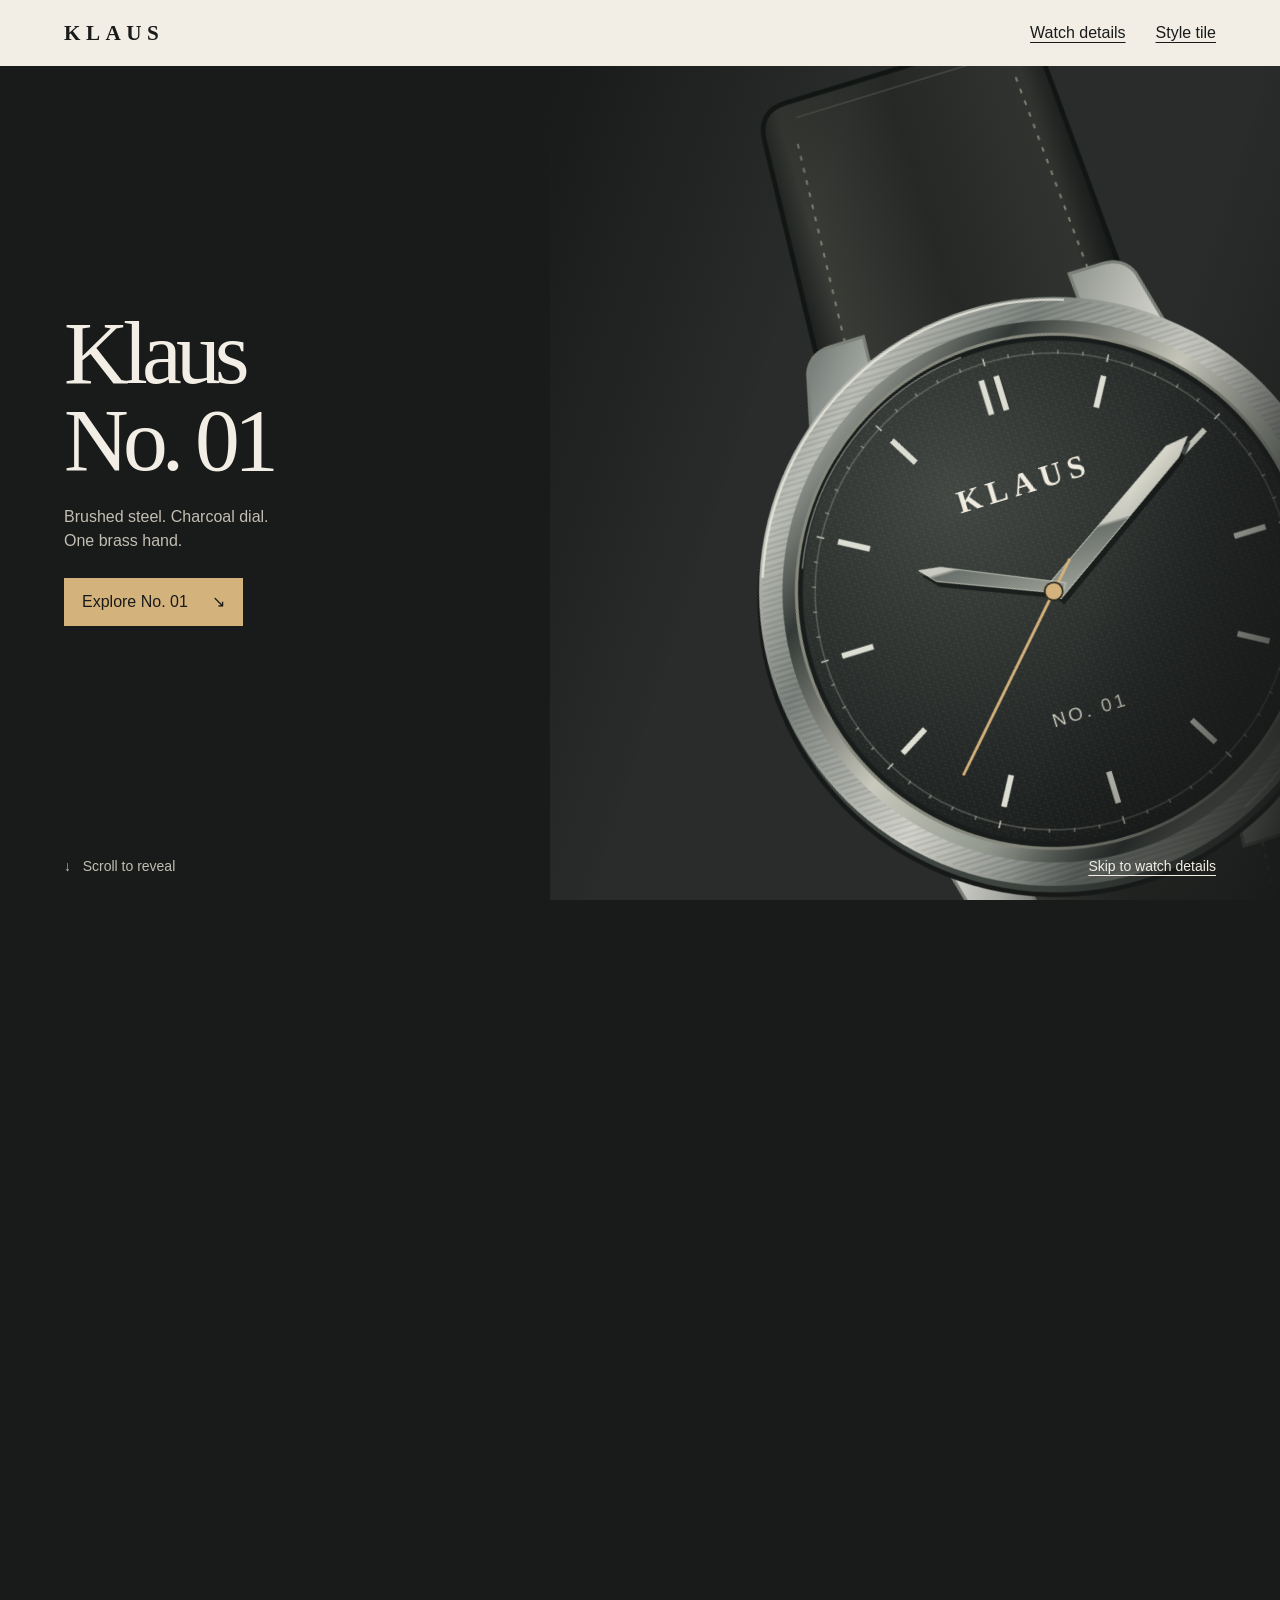
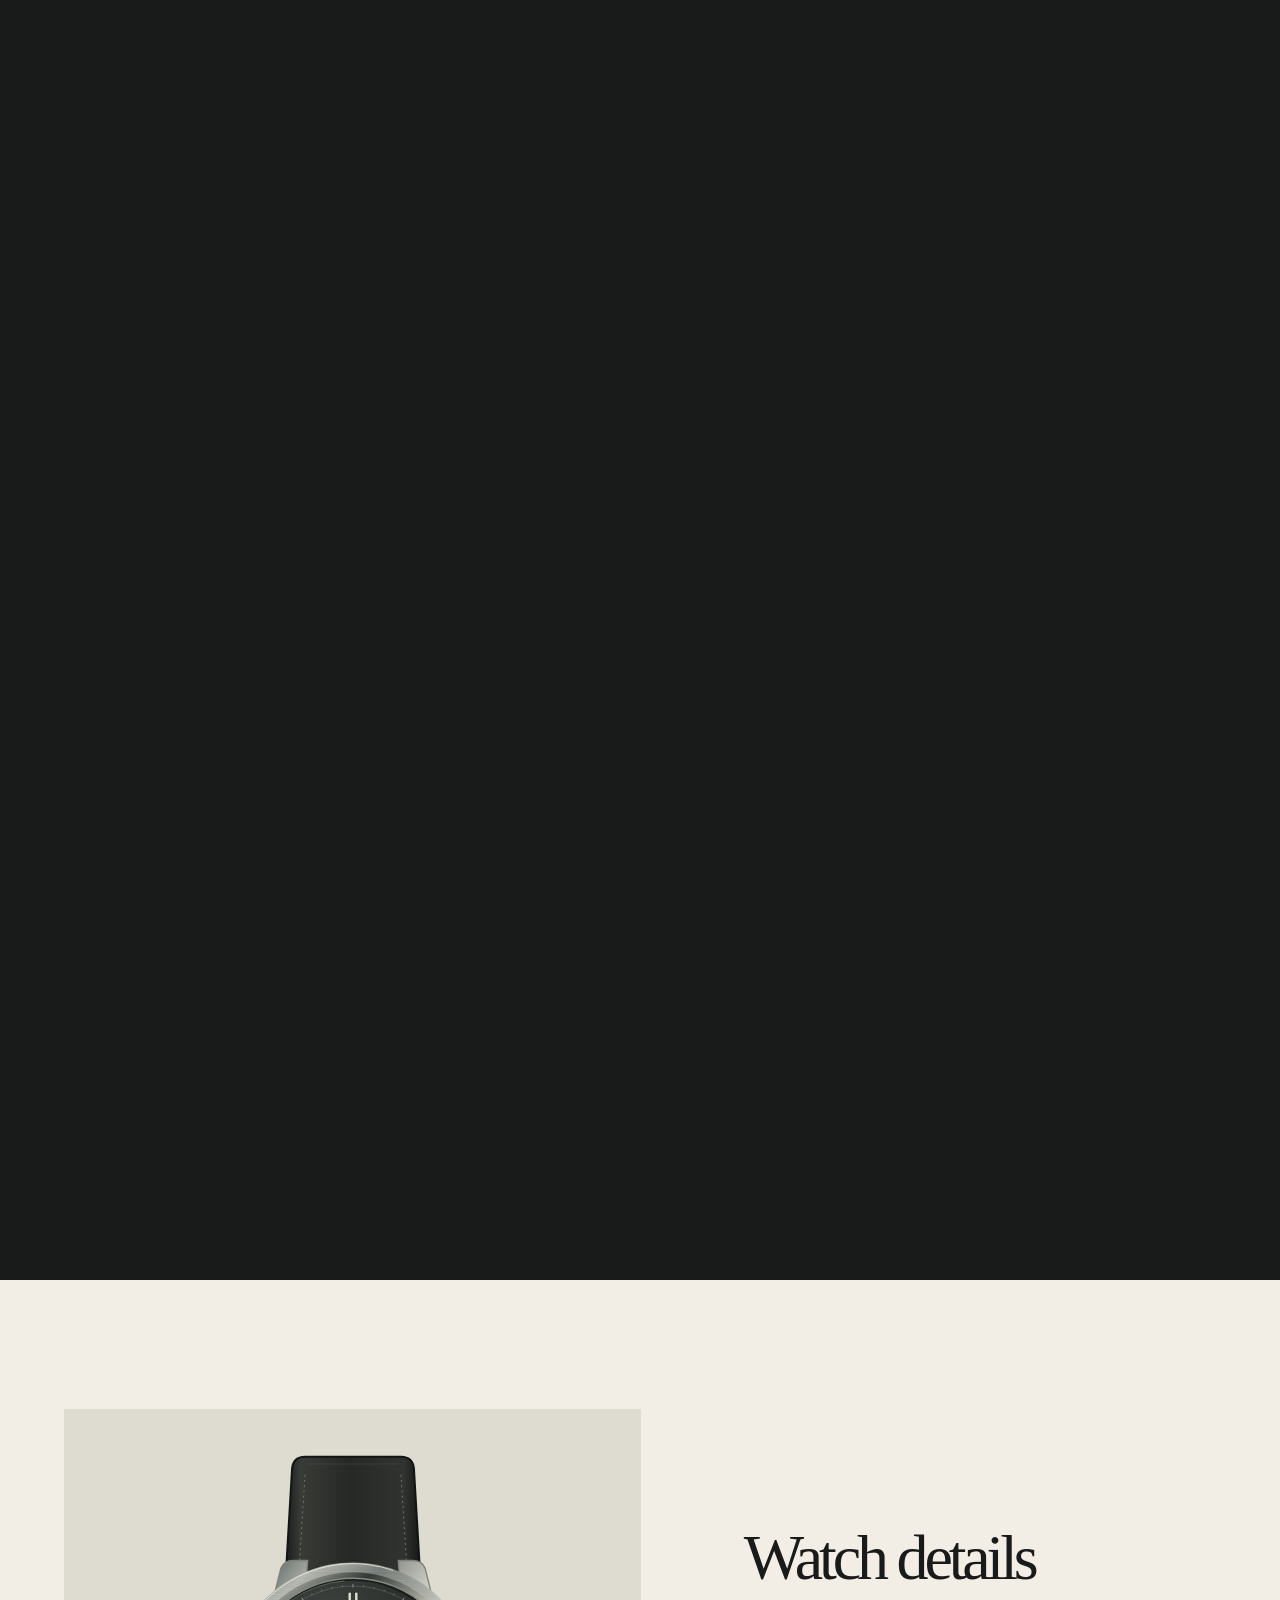
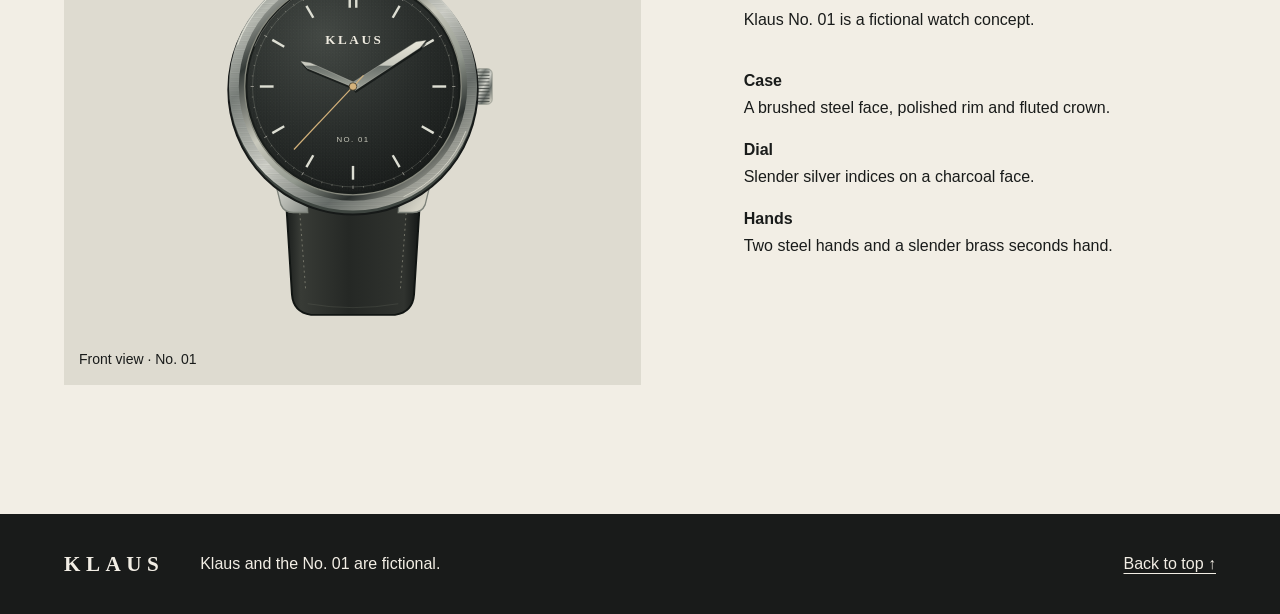
<file: index.html>
<!doctype html>
<html lang="en">
<head>
  <meta charset="utf-8">
  <meta name="viewport" content="width=device-width, initial-scale=1, viewport-fit=cover">
  <meta name="description" content="Klaus No. 01, a fictional watch concept in charcoal and brushed steel.">
  <title>Klaus No. 01 — Watch concept</title>
  <link rel="stylesheet" href="style.css">
  <script src="scene.js" defer></script>
</head>
<body>
  <header class="header">
    <a class="wordmark" href="#top" aria-label="Klaus, back to top">KLAUS</a>
    <button class="menu" type="button" aria-expanded="false" aria-controls="navigation" hidden>Menu <span aria-hidden="true"></span></button>
    <nav id="navigation" aria-label="Main navigation"><a href="#details">Watch details</a><a href="style-tile.html">Style tile</a></nav>
  </header>
  <main id="top" tabindex="-1">
    <section class="story" aria-labelledby="title">
      <div class="stage" data-beat="opening">
        <div class="plate" aria-hidden="true">
          <div class="camera"><img src="assets/klaus-no-01.svg" alt="" width="640" height="800" fetchpriority="high"></div>
          <div class="shade"></div>
        </div>
        <div class="copy opening">
          <h1 id="title">Klaus No.&nbsp;01</h1>
          <p>Brushed steel. Charcoal dial.<br>One brass hand.</p>
          <a class="action" href="#details">Explore No. 01 <span aria-hidden="true">↘</span></a>
        </div>
        <div class="copy reveal" hidden>
          <h2>The No. 01<br>in detail</h2>
          <a class="action" href="#details">View the details <span aria-hidden="true">↘</span></a>
        </div>
        <div class="scene-footer">
          <span class="scroll-cue" aria-hidden="true">↓ &nbsp; Scroll to reveal</span>
          <a href="#details">Skip to watch details</a>
        </div>
      </div>
    </section>
    <section class="details" id="details" aria-labelledby="details-title" tabindex="-1">
      <figure>
        <img src="assets/klaus-no-01.svg" alt="Klaus No. 01 with a circular charcoal dial, brushed steel case, fluted crown and dark strap" width="640" height="800">
        <figcaption>Front view · No. 01</figcaption>
      </figure>
      <div>
        <h2 id="details-title">Watch details</h2>
        <p>Klaus No. 01 is a fictional watch concept.</p>
        <dl>
          <div><dt>Case</dt><dd>A brushed steel face, polished rim and fluted crown.</dd></div>
          <div><dt>Dial</dt><dd>Slender silver indices on a charcoal face.</dd></div>
          <div><dt>Hands</dt><dd>Two steel hands and a slender brass seconds hand.</dd></div>
        </dl>
      </div>
    </section>
  </main>
  <footer class="footer">
    <a class="wordmark" href="#top">KLAUS</a>
    <p>Klaus and the No. 01 are fictional.</p>
    <a href="#top">Back to top ↑</a>
  </footer>
</body>
</html>
</file>
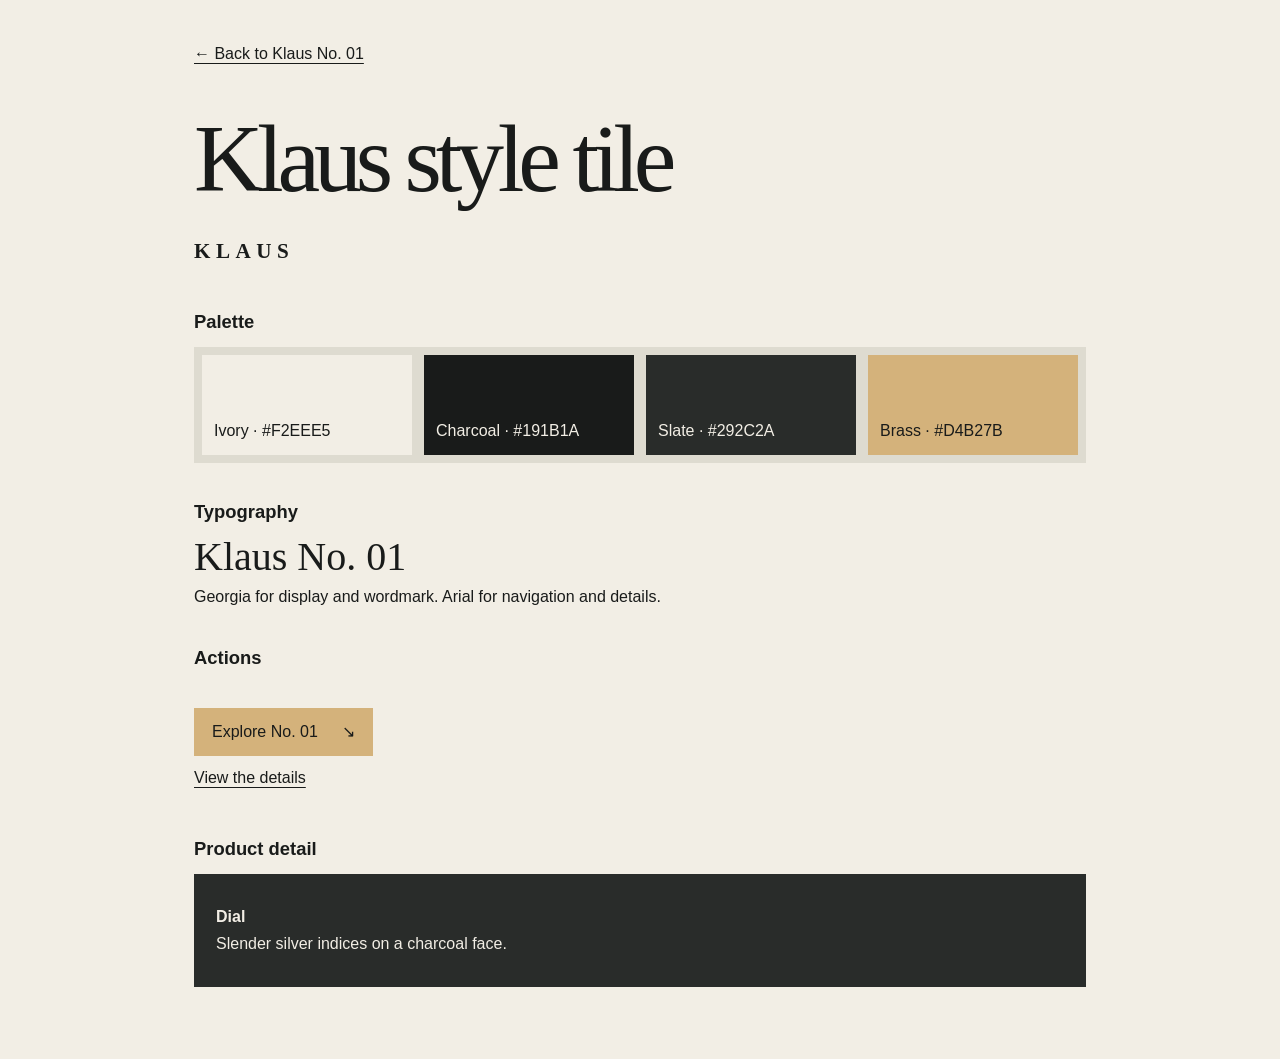
<file: style-tile.html>
<!doctype html>
<html lang="en">
<head>
  <meta charset="utf-8">
  <meta name="viewport" content="width=device-width, initial-scale=1">
  <title>Klaus — Style tile</title>
  <link rel="stylesheet" href="style.css">
  <style>
    .tile { max-width: 1020px; margin: auto; padding: 32px var(--gutter) 72px; }
    .tile h1 { margin: 36px 0 24px; font-size: clamp(3rem, 8vw, 6rem); }
    .tile h2 { font: bold 1.15rem var(--sans); letter-spacing: normal; margin: 38px 0 14px; }
    .swatches { display: grid; grid-template-columns: repeat(auto-fit, minmax(120px, 1fr)); gap: 12px; }
    .swatch { display: grid; align-content: end; min-height: 100px; padding: 12px; background: var(--paint); color: var(--text, var(--charcoal)); }
    .swatches { background: #dedbd0; padding: 8px; }
    .sample-title { font: 2.5rem/1 var(--serif); margin-bottom: 8px; }
    .sample { padding: 22px; background: var(--panel); color: var(--ivory); }
    .sample dl { margin: 0; }
    .action-secondary, .tile nav a { display: inline-flex; min-height: 44px; align-items: center; }
  </style>
</head>
<body>
  <main class="tile">
    <nav aria-label="Demo"><a href="index.html">← Back to Klaus No. 01</a></nav>
    <h1>Klaus style tile</h1>
    <span class="wordmark">KLAUS</span>
    <h2>Palette</h2>
    <div class="swatches">
      <div class="swatch" style="--paint:var(--ivory)">Ivory · #F2EEE5</div>
      <div class="swatch" style="--paint:var(--charcoal);--text:var(--ivory)">Charcoal · #191B1A</div>
      <div class="swatch" style="--paint:var(--panel);--text:var(--ivory)">Slate · #292C2A</div>
      <div class="swatch" style="--paint:var(--brass)">Brass · #D4B27B</div>
    </div>
    <h2>Typography</h2>
    <p class="sample-title">Klaus No. 01</p>
    <p>Georgia for display and wordmark. Arial for navigation and details.</p>
    <h2>Actions</h2>
    <a class="action" href="index.html#details">Explore No. 01 <span aria-hidden="true">↘</span></a>
    <p><a class="action-secondary" href="index.html#details">View the details</a></p>
    <h2>Product detail</h2>
    <div class="sample"><dl><div><dt>Dial</dt><dd>Slender silver indices on a charcoal face.</dd></div></dl></div>
  </main>
</body>
</html>
</file>
<file: style.css>
:root {
  color-scheme: light;
  --ivory: #f2eee5;
  --charcoal: #191b1a;
  --panel: #292c2a;
  --brass: #d4b27b;
  --muted-light: #c2beb3;
  --serif: Georgia, "Times New Roman", serif;
  --sans: Arial, sans-serif;
  --gutter: clamp(20px, 5vw, 82px);
  --header: calc(66px + env(safe-area-inset-top));
}
* { box-sizing: border-box; }
[hidden] { display: none !important; }
body { margin: 0; background: var(--ivory); color: var(--charcoal); font: 16px/1.5 var(--sans); }
a { color: inherit; text-underline-offset: .25em; }
a:focus-visible, button:focus-visible { outline: 2px solid currentColor; outline-offset: 4px; }
h1, h2 { margin: 0; font: 400 clamp(3.2rem, 7vw, 7.5rem)/.97 var(--serif); letter-spacing: -.065em; }
p { margin: 0; }
img { display: block; max-width: 100%; height: auto; }
.header, .footer { padding-inline: max(var(--gutter), env(safe-area-inset-left)) max(var(--gutter), env(safe-area-inset-right)); }
.header {
  position: fixed; inset: 0 0 auto; z-index: 4; height: var(--header);
  padding-top: env(safe-area-inset-top); display: flex; align-items: center;
  justify-content: space-between; background: var(--ivory);
}
.wordmark { display: inline-flex; align-items: center; min-height: 44px; font: 700 1.32rem var(--serif); letter-spacing: .26em; text-decoration: none; }
.header nav { display: flex; gap: 30px; }
.header nav a, .footer a, .scene-footer a { display: inline-flex; align-items: center; min-height: 44px; }
.menu { min-width: 44px; min-height: 44px; background: none; color: inherit; border: 0; font: inherit; padding: 0 4px 0 12px; cursor: pointer; }
.menu span { display: inline-block; width: 14px; height: 8px; margin-left: 5px; border-block: 1px solid; vertical-align: .12em; }
.menu[aria-expanded="true"] span { height: 0; border-bottom: 0; }
main { padding-top: var(--header); }
#top, #details { scroll-margin-top: calc(var(--header) + 14px); }
.story { color: var(--ivory); background: var(--charcoal); }
.stage {
  position: relative; min-height: max(490px, calc(100svh - var(--header))); display: grid;
  grid-template-columns: 45% 55%; align-items: center;
  padding: 52px var(--gutter) 82px; isolation: isolate;
}
.motion .story { min-height: calc(var(--travel) + max(490px, 100svh - var(--header))); }
.motion .stage { position: sticky; top: var(--header); }
.plate { position: absolute; inset: 0 0 0 43%; overflow: hidden; z-index: -1; background: var(--panel); }
.camera { position: absolute; inset: 0; display: grid; place-items: center; }
.camera img { width: min(90%, 66svh); max-height: 94%; object-fit: contain; }
.shade { position: absolute; inset: 0; background: linear-gradient(108deg, #191b1a 1%, transparent 31%, transparent 72%, #191b1a 100%); pointer-events: none; } /* taste-skill-ignore: neutral scrim over the watch artwork */
.motion .camera, .motion .shade { will-change: transform, opacity; }
.copy { grid-column: 1; position: relative; }
.copy h1 { max-width: 7ch; }
.copy p { margin-top: 22px; color: var(--muted-light); }
.action { display: inline-flex; gap: 24px; align-items: center; justify-content: space-between; padding: 12px 18px; min-height: 46px; margin-top: 25px; background: var(--brass); color: var(--charcoal); text-decoration: none; transition: transform 140ms cubic-bezier(.23,1,.32,1); }
.story .action:focus-visible { outline-color: var(--ivory); }
.action:hover { text-decoration: underline; }
.action:active { transform: scale(.97); }
.scene-footer { position: absolute; bottom: max(12px, env(safe-area-inset-bottom)); inset-inline: var(--gutter); display: flex; align-items: center; justify-content: space-between; font-size: .875rem; gap: 12px; }
.scroll-cue { visibility: hidden; color: var(--muted-light); }
.motion .scroll-cue { visibility: visible; }
.stage:not([data-beat="opening"]) .scroll-cue { visibility: hidden; }
.details { min-height: calc(100svh - var(--header)); display: grid; grid-template-columns: 1.1fr .9fr; gap: clamp(32px, 8vw, 124px); align-items: center; padding: clamp(64px, 10vw, 144px) var(--gutter); }
.details figure { margin: 0; background: #dedbd0; position: relative; padding: 15px; }
.details img { width: min(90%, 420px); margin: auto; }
.details figcaption { font-size: .875rem; }
.details h2 { font-size: clamp(2.8rem, 5vw, 5.5rem); }
.details p { margin-top: 18px; }
dl { margin: 28px 0 0; }
dl div { padding-block: 9px; }
dt { font-weight: bold; }
dd { margin: 3px 0 0; }
.footer { display: flex; align-items: center; gap: 20px 36px; flex-wrap: wrap; background: var(--charcoal); color: var(--ivory); padding-block: 28px max(28px, env(safe-area-inset-bottom)); }
.footer p { flex: 1 1 220px; }
@media (max-width: 700px) {
  :root { --header: calc(56px + env(safe-area-inset-top)); }
  .header nav { gap: 14px; font-size: .875rem; }
  .enhanced .header nav { position: absolute; inset: 100% 0 auto; display: none; background: var(--ivory); padding: 8px var(--gutter) 18px; }
  .enhanced .menu[aria-expanded="true"] + nav { display: grid; gap: 0; }
  .stage { grid-template-columns: 1fr; align-items: end; padding: 0 var(--gutter) 62px; min-height: max(490px, calc(100svh - var(--header))); }
  .plate { inset: 0 0 42%; }
  .camera img { width: min(92%, 48svh); }
  .shade { background: linear-gradient(0deg, var(--charcoal), transparent 37%); } /* taste-skill-ignore: neutral scrim over the watch artwork */
  .copy h1 { max-width: none; }
  .copy h1, .copy h2 { font-size: clamp(2.55rem, 11vw, 4.4rem); }
  .copy p { margin-top: 12px; }
  .action { margin-top: 15px; }
  .scene-footer { bottom: max(6px, env(safe-area-inset-bottom)); }
  .details { grid-template-columns: 1fr; }
}
@media (max-height: 550px) {
  .motion .story { min-height: 0; }
  .motion .stage { position: relative; }
}
@media (prefers-reduced-motion: reduce) {
  *, *::before, *::after { transition: none !important; }
  .motion .story { min-height: 0; }
  .motion .stage { position: relative; }
}
</file>
